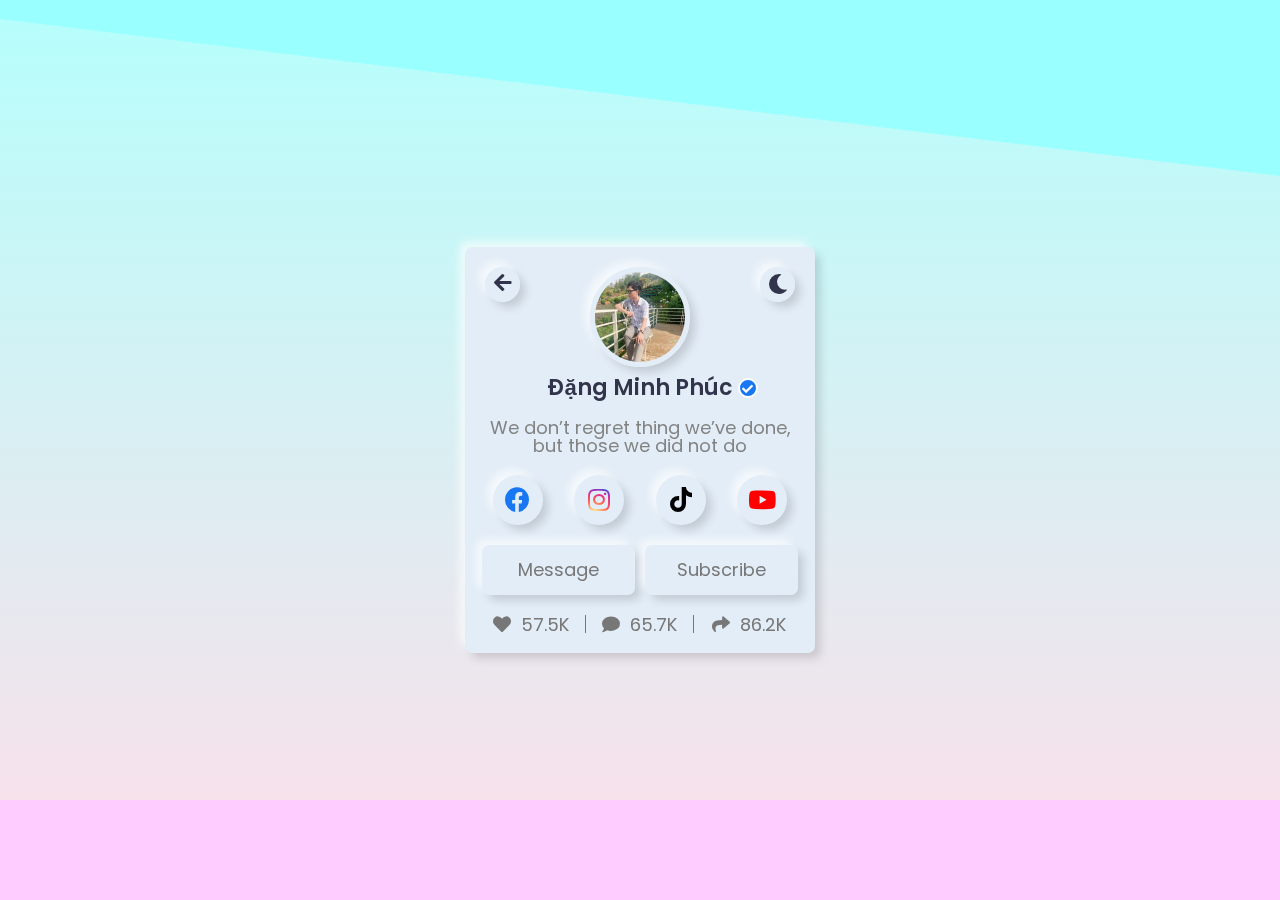
<file: index.html>
<!DOCTYPE html>
<html lang="en">
<head>
    <meta charset="UTF-8">
    <meta http-equiv="X-UA-Compatible" content="IE=edge">
    <meta name="viewport" content="width=device-width, initial-scale=1.0">
    <link rel="stylesheet" href="https://cdnjs.cloudflare.com/ajax/libs/font-awesome/5.15.3/css/all.min.css" />
    <link href="https://fonts.googleapis.com/css2?family=Poppins:wght@300;400;500;600;700;800&display=swap"
        rel="stylesheet">
        <link rel="stylesheet" href="1.css">
    <title>Đặng Minh Phúc</title>
</head>
<body>
    <div class="app">
        <section  id="accueil">
            <div class="triangle_rose"></div>
            <div class="triangle_vert"></div>
        <div class="card mg-10">
            <div class="card__title">
                <div class="card__title--img">
                    <img src="./avatar.jpg" alt="" srcset="">
                </div>
                <div class="card__title--name">
                    <h1> Đặng Minh Phúc </h1>
                    <div class="veri__check">
                        <i class="fas fa-check"></i>
                    </div>
                </div>
                <div class="card__title--description">
                    <p>We don’t regret thing we’ve done, but those we did not do</p>
                </div>
            </div>
            <div class="card__body mt-10">
                <div class="row">
                    <div class="col col-lg-3 mt-10">
                        <div class="card__item">
                            <a href="https://www.facebook.com/dang.minhphuc.16" target="_blank" class="card__link">
                                <div class="link__icon">
                                    <i class="fab fa-facebook"></i>
                                </div>
                            </a>
                        </div>
                    </div>
                    <div class="col col-lg-3 mt-10">
                        <div class="card__item">
                            <a href="https://www.instagram.com/vqcc2003/" target="_blank" class="card__link">
                                <div class="link__icon">
                                    <i class="fab fa-instagram"></i>
                                </div>
                            </a>
                        </div>
                    </div>
                    <div class="col col-lg-3 mt-10">
                        <div class="card__item">
                            <a href="https://www.tiktok.com/@mphuc4?lang=vi-VN" target="_blank" class="card__link">
                                <div class="link__icon">
                                    <i class="fab fa-tiktok"></i>
                                </div>
                            </a>
                        </div>
                    </div>
                    <div class="col col-lg-3 mt-10">
                        <div class="card__item">
                            <a href="https://www.youtube.com/channel/UC_j5T-htQZL81tTo4Y5ZE6g" target="_blank" class="card__link">
                                <div class="link__icon">
                                    <i class="fab fa-youtube" style="color: red;"></i>
                                </div>
                            </a>
                        </div>
                    </div>                       
                </div>
            </div>
            <div class="toggle toggle__back">
                <a href="https://github.com/Kirsephuc3"><i class="fas fa-arrow-left"></i></a>
            </div>
            <div class="toggle toggle__theme">
                <i class="fas fa-moon"></i>
            </div>
            <div class="button__list mt-10">
                <div class="row">
                    <div class="col col-lg-6 mt-10">
                        <a href="https://www.messenger.com/t/100011075959559" target="_blank">
                            <div class="button button__message ">
                                <span> Message </span>
                            </div>
                        </a>
                    </div>
                    <div class="col col-lg-6 mt-10">
                        <a href="https://www.facebook.com/dang.minhphuc.16" target="_blank">
                            <div class="button button__subscribe ">
                                <span> Subscribe </span>
                            </div>
                        </a>
                    </div>
                </div>
            </div>
            <div class="card__footer mt-10">
                <div class="footer__item">
                    <span>
                        <i class="fas fa-heart" id="heart" onclick="changeColor()"></i>
                        57.5K
                    </span>
                </div>
                <div class="footer__item">
                    <span>
                        <i class="fa fa-comment"></i>
                        65.7K
                    </span>
                </div>
                <div class="footer__item">
                    <span>
                        <i class="fa fa-share"></i>
                        86.2K
                    </span>
                </div>
            </div>
        </div>
    </section>
    </div>
    <script src="./script.js"></script>
</body>
</html>
</file>
<file: 1.css>
* {
    margin: 0;
    padding: 0;
    box-sizing: border-box;
    font-family: 'Poppins', sans-serif;
}
html {
    font-size: 62.5%;
    line-height: 1.625rem;
    height: 100%;
    scroll-behavior: smooth;
}

:root {
    --white-color: #fff;
    --bg-main: #e3edf7;
    --bg-dark: #303234;
    --primary-color: #31344b;
    --text-color: #777777;
    --text-color-dark: #B0B3B8;
    --blue-color: #1877f2;
    --blue-color-2: #e9f5ff;
    --outer-shadow: 6px 6px 10px -1px rgba(0, 0, 0, 0.15),
        -6px -6px 10px -1px rgba(255, 255, 255, 0.7);
    --outer-shadow-o: 6px 6px 10px -1px rgba(0, 0, 0, 0.15),
        -6px -6px 10px -1px rgba(255, 255, 255, 0.7), inset 6px 6px 10px -1px rgba(0, 0, 0, 0.15),
       inset -6px -6px 10px -1px rgba(255, 255, 255, 0.7)
       ;
    --outer-shadow-dark: 6px 6px 10px -1px rgba(0, 0, 0, 0.3),
        -6px -6px 10px -1px rgba(255, 255, 255, 0.1);
    --outer-shadow-dark-o: 6px 6px 10px -1px rgba(0, 0, 0, 0.3),
        -6px -6px 10px -1px rgba(255, 255, 255, 0.1), inset 6px 6px 10px -1px rgba(0, 0, 0, 0.3),
       inset -6px -6px 10px -1px rgba(255, 255, 255, 0.1);
    --icon-fb: #4267B2;
    --icon-insta: #FB3958;
    --icon-github: #333;
    --icon-youtube: #FF0000;
    --icon-tiktok: #000;
}

.app {
    width: 100%;
    height: 100vh;
    background-attachment: fixed;
    transition: all .3s linear;
    -moz-transition: all .3s linear;
    -webkit-transition: all .3s linear;
    -o-transition: all .3s linear;
}
.app.dark {
    background: var(--bg-dark);
}

.card {
    position: fixed;
    max-width: 350px;
    height: fit-content;
    display: flex;
    margin: auto;
    top: 0;
    bottom: 0;
    left: 0;
    right: 0;
    padding: 20px 12px;
    align-items: center;
    flex-direction: column;
    justify-content: center;
    background: var(--white-color);
    border-radius: 7px;
    background: var(--bg-main);
    /* background: radial-gradient(circle, rgba(238,174,202,1) 0%, rgba(148,187,233,1) 100%); */
    box-shadow: var(--outer-shadow);
    transition: all .3s linear;
    -moz-transition: all .3s linear;
    -webkit-transition: all .3s linear;
    -o-transition: all .3s linear;
}

.app.dark .card::after {
    transform: scale(1.01);
    border-radius: 7px;
}
.app.dark .card {
    background: var(--bg-dark);
    box-shadow: var(--outer-shadow-dark);
}
.card__title {
    display: flex;
    flex-direction: column;
    align-items: center;
    justify-content: center;
}
.card__title--img {
    width: 100px;
    height: 100px;
    border-radius: 50%;
    box-shadow: var(--outer-shadow);
    border: 5px solid var(--bg-main);
    transition: all .3s linear;
    -moz-transition: all .3s linear;
    -webkit-transition: all .3s linear;
    -o-transition: all .3s linear;
}

.app.dark .card__title--img {
    border: 5px solid var(--bg-dark);
    box-shadow: var(--outer-shadow-dark);
}
.card__title--img img {
    width: 100%;
    height: 100%;
    border-radius: 50%;
    object-fit: cover;
}
.card__title--name {
    position: relative;
    display: flex;
    flex-wrap: wrap;
    align-items: center;
    margin-top: 10px;
}
.card__title--name h1 {
    position: relative;
    color: var(--primary-color);
    font-size: 2.2rem;
    font-weight: 600;
    line-height: 2.2rem;
    text-align: center;
    
}
.app.dark .card__title--name h1 {
    color: var(--white-color);
}
.card__title--name .veri__check {
    position: absolute;
    width: 20px;
    height: 20px;
    left: 100%;
    top: 0;
    bottom: 0;
    margin: auto;
    color: var(--white-color);
    background: var(--blue-color);
    border: 2px solid var(--white-color);
    text-align: center;
    border-radius: 50%;
    margin-left: 5px;
    cursor: pointer;
}
.veri__check .fas {
    line-height: 18px;
    font-size: 1.1rem;
}
.card__title--description {
    position: relative;
    display: flex;
    justify-content: center;
    align-items: center;
    margin-top: 20px;
    font-family: 'Playfair Display', serif;
}

.card__title--description p {
    position: relative;
    text-align: center;
    font-size: 1.8rem;
    font-weight: 400;
    color: #828382;
    line-height: 1.8rem;
}

.app.dark .card__title--description p {
    color: var(--text-color-dark);
}
.mt-10 {
    margin-top: 10px;
}
.mb-10 {
    margin-bottom: 10px;
}

.card__body {
    width: 100%;
    display: flex;
    align-items: center;
    justify-content: center;
}

.row {
    width: 100%;
    display: flex;
    flex-wrap: wrap;
    margin-left: -5px;
    margin-right: -5px;
    justify-content: center;
}
.col {
    width: 100%;
    position: relative;
    padding-left: 5px;
    padding-right: 5px;
}
.col-lg-3 {
    display: flex;
    justify-content: center;
    flex: 0 0 25%;
    max-width: 25%;
}
.card__item {
    position: relative;
    display: flex;
    justify-content: center;
    align-items: center;
    border: 2px solid var(--bg-main);
    width: 50px;
    height: 50px;
    background: var(--bg-main);
    box-shadow: var(--outer-shadow);
    border-radius: 50%;
    transition: all .3s ease 0s;
    -moz-transition: all .3s ease 0s;
    -webkit-transition: all .3s ease 0s;
    -o-transition: all .3s ease 0s;
    overflow: hidden;
    cursor: pointer;
}

.app.dark .card__item {
    background: var(--bg-dark);
    box-shadow: var(--outer-shadow-dark);
    border: 2px solid var(--bg-dark);
}

.card__item:hover {
    box-shadow: var(--outer-shadow-dark-o);
}



.app.dark .card__item:hover {
    box-shadow: var(--outer-shadow-dark-o);
}

.card__link {
    position: relative;
    text-decoration: none;
}

.link__icon {
    position: relative;
    display: flex;
    align-items: center;
    justify-content: center;
    width: 100%;
    height: 100%;
    color: var(--blue-color);

}

.link__icon .fab {
    font-size: 2.5rem;
}
.link__icon .fa-github {
    color: var(--icon-github);
}
.app.dark .link__icon .fa-tiktok,
.app.dark .link__icon .fa-github {
    color: var(--bg-main);
}

.link__icon .fa-instagram {
    background: radial-gradient(circle at 30% 107%, #fdf497 0%, #fdf497 5%, #fd5949 45%,#d6249f 70%,#285AEB 90%);
    -webkit-background-clip: text;
    -webkit-text-fill-color: transparent;
}
.link__icon .fa-tiktok {
    color: var(--icon-tiktok);
}

.toggle {
    position: absolute;
    display: flex;
    align-items: center;
    justify-content: center;
    content: "";
    width: 35px;
    height: 35px;
    top: 20px;
    border-radius: 50%;
    color: var(--primary-color);
    box-shadow: var(--outer-shadow);
    border: 2px solid var(--bg-main);
    cursor: pointer;
    transition: all .3s linear;
    -moz-transition: all .3s linear;
    -webkit-transition: all .3s linear;
    -o-transition: all .3s linear;
}
.toggle__theme {
    right: 20px;
}

.app.dark .toggle {
    color: var(--bg-main);
    border: 2px solid var(--bg-dark);
}
.toggle__theme:hover, .toggle__back:hover {
    box-shadow: var(--outer-shadow-o);
}

.app.dark .toggle__theme, .app.dark .toggle__back {
    box-shadow: var(--outer-shadow-dark);
}

.app.dark .toggle__theme:hover,
.app.dark .toggle__back:hover {
    box-shadow: var(--outer-shadow-dark-o);
}

.toggle__theme .fas,
.toggle__back .fas {
    font-size: 2rem;
}
.toggle__back {
    left: 20px;
}

.button__list {
    position: relative;
    width: 100%;
    display: flex;
    align-items: center;
    justify-content: center;
    flex-wrap: wrap;
}
.button {
    position: relative;
    display: flex;
    align-items: center;
    justify-content: center;
    padding: 15px 20px;
    text-align: center;
    background: var(--bg-main);
    box-shadow: var(--outer-shadow);
    color: var(--text-color);
    border: 2px solid var(--bg-main);
    font-size: 1.8rem;
    font-weight: 400;
    border-radius: 7px;
    transition: all .3s linear;
    -moz-transition: all .3s linear;
    -webkit-transition: all .3s linear;
    -o-transition: all .3s linear;
    cursor: pointer;
}

.app.dark .button {
    background: var(--bg-dark);
    box-shadow: var(--outer-shadow-dark);
    color: var(--text-color-dark);
    border: 2px solid var(--bg-dark);
}
.button:hover {
    box-shadow: var(--outer-shadow-o);
    color: var(--blue-color) !important;
}
.app.dark .button:hover {
    box-shadow: var(--outer-shadow-dark-o);
}
.col-lg-6 {
    flex: 0 0 50%;
    max-width: 50%;
}

.card__footer {
    position: relative;
    display: flex;
    flex-direction: row;
    align-content: center;
    justify-content: center;
    width: 100%;
}
.card__footer .footer__item {
    flex: 0 0 33.33333%;
    max-width: 33.33333%;
    display: flex;
    align-content: center;
    justify-content: center;
    margin-top: 10px;
    cursor: pointer;
    
}
.card__footer .footer__item:nth-child(1), 
.card__footer .footer__item:nth-child(2) {
    border-right: 1.5px solid var(--text-color);
}
.footer__item span {
    font-size: 1.8rem;
    color: var(--text-color);
    transition: all .4s ease;
    -moz-transition: all .3s ease;
    -webkit-transition: all .3s ease;
    -o-transition: all .3s ease;
}
.app.dark .footer__item span {
    color: var(--text-color-dark);
}
.card__footer .footer__item:nth-child(1):hover span {
    color: red;
}
.card__footer .footer__item:nth-child(3):hover span {
    color: var(--blue-color);
}
.card__footer .footer__item:nth-child(2):hover span {
    color: #b3d9ff;
}

.footer__item span .fa, 
.footer__item span .fas {
    margin-right: 5px;
}
@media screen and (max-width: 370px) {
    .mg-10 {
    margin: auto 10px;
    }

}
a 
{ 
    text-decoration: none;
    color: inherit; 
}

  section#accueil {
     background-image: linear-gradient(0deg, #FFDEE9 0%, #B5FFFC 100%);
      position: relative;
      width: 100%;
      height: 100vh;
      overflow: hidden;
  }
  
    .triangle_vert {
          position: absolute;
          bottom: 0;
          left: 0;
          margin-left: -100px;
          margin-bottom: -200px;
  
          background: #ffccff;
          width: 120%;
          height: 300px;
  
          -webkit-animation: triangle_v 20s infinite cubic-bezier(.14,.36,.59,.9);
          -ms-animation: triangle_v 20s infinite cubic-bezier(.14,.36,.59,.9);
          animation: triangle_v 20s infinite cubic-bezier(.14,.36,.59,.9);
      }
  
      @-webkit-keyframes triangle_v {
          0% {	
              -webkit-transform: rotate(5deg) rotateZ(0deg) translate3d(2%,5%,0) rotateZ(0deg);
              -ms-transform: rotate(5deg) rotateZ(0deg) translate3d(2%,5%,0) rotateZ(0deg);
              transform: rotate(5deg) rotateZ(0deg) translate3d(2%,5%,0) rotateZ(0deg);
          }
  
          25% {
              -webkit-transform: rotate(7deg) rotateZ(90deg) translate3d(2%,5%,0) rotateZ(-90deg);
              -ms-transform: rotate(7deg) rotateZ(90deg) translate3d(2%,5%,0) rotateZ(-90deg);
              transform: rotate(7deg) rotateZ(90deg) translate3d(2%,5%,0) rotateZ(-90deg);
          }
  
          50% {	
              -webkit-transform: rotate(4deg) rotateZ(180deg) translate3d(2%,5%,0) rotateZ(-180deg);
              -ms-transform: rotate(4deg) rotateZ(180deg) translate3d(2%,5%,0) rotateZ(-180deg);
              transform: rotate(4deg) rotateZ(180deg) translate3d(2%,5%,0) rotateZ(-180deg);
          }
  
          75% {	
              -webkit-transform: rotate(2deg) rotateZ(270deg) translate3d(2%,5%,0) rotateZ(-270deg);
              -ms-transform: rotate(2deg) rotateZ(270deg) translate3d(2%,5%,0) rotateZ(-270deg);
              transform: rotate(2deg) rotateZ(270deg) translate3d(2%,5%,0) rotateZ(-270deg);
                }
  
          100% {	
              -webkit-transform: rotate(5deg) rotateZ(360deg) translate3d(2%,5%,0) rotateZ(-360deg);
              -ms-transform: rotate(5deg) rotateZ(360deg) translate3d(2%,5%,0) rotateZ(-360deg);
              transform: rotate(5deg) rotateZ(360deg) translate3d(2%,5%,0) rotateZ(-360deg);
          }
      }
  
  
              @-ms-keyframes triangle_v {
                  0% {	
                      -webkit-transform: rotate(5deg) rotateZ(0deg) translate3d(2%,5%,0) rotateZ(0deg);
                      -ms-transform: rotate(5deg) rotateZ(0deg) translate3d(2%,5%,0) rotateZ(0deg);
                      transform: rotate(5deg) rotateZ(0deg) translate3d(2%,5%,0) rotateZ(0deg);
                  }
  
                  25% {
                      -webkit-transform: rotate(8deg) rotateZ(90deg) translate3d(2%,5%,0) rotateZ(-90deg);
                      -ms-transform: rotate(8deg) rotateZ(90deg) translate3d(2%,5%,0) rotateZ(-90deg);
                      transform: rotate(8deg) rotateZ(90deg) translate3d(2%,5%,0) rotateZ(-90deg);
                  }
  
                  50% {	
                      -webkit-transform: rotate(4deg) rotateZ(180deg) translate3d(2%,5%,0) rotateZ(-180deg);
                      -ms-transform: rotate(4deg) rotateZ(180deg) translate3d(2%,5%,0) rotateZ(-180deg);
                      transform: rotate(4deg) rotateZ(180deg) translate3d(2%,5%,0) rotateZ(-180deg);
                  }
  
                  75% {	
                      -webkit-transform: rotate(2deg) rotateZ(270deg) translate3d(2%,5%,0) rotateZ(-270deg);
                      -ms-transform: rotate(2deg) rotateZ(270deg) translate3d(2%,5%,0) rotateZ(-270deg);
                      transform: rotate(2deg) rotateZ(270deg) translate3d(2%,5%,0) rotateZ(-270deg);
                        }
  
                  100% {	
                      -webkit-transform: rotate(5deg) rotateZ(360deg) translate3d(2%,5%,0) rotateZ(-360deg);
                      -ms-transform: rotate(5deg) rotateZ(360deg) translate3d(2%,5%,0) rotateZ(-360deg);
                      transform: rotate(5deg) rotateZ(360deg) translate3d(2%,5%,0) rotateZ(-360deg);
                  }
              }
  
                      @keyframes triangle_v {
                          0% {	
                              -webkit-transform: rotate(5deg) rotateZ(0deg) translate3d(2%,5%,0) rotateZ(0deg);
                              -ms-transform: rotate(5deg) rotateZ(0deg) translate3d(2%,5%,0) rotateZ(0deg);
                              transform: rotate(5deg) rotateZ(0deg) translate3d(2%,5%,0) rotateZ(0deg);
                          }
  
                          25% {
                              -webkit-transform: rotate(8deg) rotateZ(90deg) translate3d(2%,5%,0) rotateZ(-90deg);
                              -ms-transform: rotate(8deg) rotateZ(90deg) translate3d(2%,5%,0) rotateZ(-90deg);
                              transform: rotate(8deg) rotateZ(90deg) translate3d(2%,5%,0) rotateZ(-90deg);
                          }
  
                          50% {	
                              -webkit-transform: rotate(4deg) rotateZ(180deg) translate3d(2%,5%,0) rotateZ(-180deg);
                              -ms-transform: rotate(4deg) rotateZ(180deg) translate3d(2%,5%,0) rotateZ(-180deg);
                              transform: rotate(4deg) rotateZ(180deg) translate3d(2%,5%,0) rotateZ(-180deg);
                          }
  
                          75% {	
                              -webkit-transform: rotate(2deg) rotateZ(270deg) translate3d(2%,5%,0) rotateZ(-270deg);
                              -ms-transform: rotate(2deg) rotateZ(270deg) translate3d(2%,5%,0) rotateZ(-270deg);
                              transform: rotate(2deg) rotateZ(270deg) translate3d(2%,5%,0) rotateZ(-270deg);
                                }
  
                          100% {	
                              -webkit-transform: rotate(5deg) rotateZ(360deg) translate3d(2%,5%,0) rotateZ(-360deg);
                              -ms-transform: rotate(5deg) rotateZ(360deg) translate3d(2%,5%,0) rotateZ(-360deg);
                              transform: rotate(5deg) rotateZ(360deg) translate3d(2%,5%,0) rotateZ(-360deg);
                          }
                      }
  
  
      .triangle_rose {
          position: absolute;
          top: 0;
          left: 0;
          margin-left: -100px;
          margin-top: -150px;
  
          background: 	#99ffff;
          width: 120%;
          height: 250px;
  
          transform: rotate(7deg);
          -webkit-transform: rotate(7deg);
          -ms-transform: rotate(7deg);
  
          -webkit-animation: triangle_r 20s infinite cubic-bezier(.14,.36,.59,.9);
          -ms-animation: triangle_r 20s infinite cubic-bezier(.14,.36,.59,.9);
          animation: triangle_r 20s infinite cubic-bezier(.14,.36,.59,.9);
      }
  
  
      @-webkit-keyframes triangle_r {
          0%   {	
              -webkit-transform: rotate(7deg) rotateZ(0deg) translate3d(2%,5%,0) rotateZ(0deg);
              -ms-transform: rotate(7deg) rotateZ(0deg) translate3d(2%,5%,0) rotateZ(0deg);
              transform: rotate(7deg) rotateZ(0deg) translate3d(2%,5%,0) rotateZ(0deg);
          }
  
          25% {
              -webkit-transform: rotate(3deg) rotateZ(90deg) translate3d(2%,5%,0) rotateZ(-90deg);
              -ms-transform: rotate(3deg) rotateZ(90deg) translate3d(2%,5%,0) rotateZ(-90deg);
              transform: rotate(3deg) rotateZ(90deg) translate3d(2%,5%,0) rotateZ(-90deg);
          }
  
          50% {	
              -webkit-transform: rotate(6deg) rotateZ(180deg) translate3d(2%,5%,0) rotateZ(-180deg);
              -ms-transform: rotate(6deg) rotateZ(180deg) translate3d(2%,5%,0) rotateZ(-180deg);
              transform: rotate(6deg) rotateZ(180deg) translate3d(2%,5%,0) rotateZ(-180deg);
          }
  
          75% {	
              -webkit-transform: rotate(9deg) rotateZ(270deg) translate3d(2%,5%,0) rotateZ(-270deg);
              -ms-transform: rotate(9deg) rotateZ(270deg) translate3d(2%,5%,0) rotateZ(-270deg);
              transform: rotate(9deg) rotateZ(270deg) translate3d(2%,5%,0) rotateZ(-270deg);
          }
  
          100% {	
              -webkit-transform: rotate(7deg) rotateZ(360deg) translate3d(2%,5%,0) rotateZ(-360deg);
              -ms-transform: rotate(7deg) rotateZ(360deg) translate3d(2%,5%,0) rotateZ(-360deg);
              transform: rotate(7deg) rotateZ(360deg) translate3d(2%,5%,0) rotateZ(-360deg);
          }
      }
  
              @-ms-keyframes triangle_r {
                  0%   {	
                      -webkit-transform: rotate(7deg) rotateZ(0deg) translate3d(2%,5%,0) rotateZ(0deg);
                      -ms-transform: rotate(7deg) rotateZ(0deg) translate3d(2%,5%,0) rotateZ(0deg);
                      transform: rotate(7deg) rotateZ(0deg) translate3d(2%,5%,0) rotateZ(0deg);
                  }
  
                  25% {
                      -webkit-transform: rotate(3deg) rotateZ(90deg) translate3d(2%,5%,0) rotateZ(-90deg);
                      -ms-transform: rotate(3deg) rotateZ(90deg) translate3d(2%,5%,0) rotateZ(-90deg);
                      transform: rotate(3deg) rotateZ(90deg) translate3d(2%,5%,0) rotateZ(-90deg);
                  }
  
                  50% {	
                      -webkit-transform: rotate(6deg) rotateZ(180deg) translate3d(2%,5%,0) rotateZ(-180deg);
                      -ms-transform: rotate(6deg) rotateZ(180deg) translate3d(2%,5%,0) rotateZ(-180deg);
                      transform: rotate(6deg) rotateZ(180deg) translate3d(2%,5%,0) rotateZ(-180deg);
                  }
  
                  75% {	
                      -webkit-transform: rotate(9deg) rotateZ(270deg) translate3d(2%,5%,0) rotateZ(-270deg);
                      -ms-transform: rotate(9deg) rotateZ(270deg) translate3d(2%,5%,0) rotateZ(-270deg);
                      transform: rotate(9deg) rotateZ(270deg) translate3d(2%,5%,0) rotateZ(-270deg);
                  }
  
                  100% {	
                      -webkit-transform: rotate(7deg) rotateZ(360deg) translate3d(2%,5%,0) rotateZ(-360deg);
                      -ms-transform: rotate(7deg) rotateZ(360deg) translate3d(2%,5%,0) rotateZ(-360deg);
                      transform: rotate(7deg) rotateZ(360deg) translate3d(2%,5%,0) rotateZ(-360deg);
                  }
              }
  
                      @keyframes triangle_r {
                          0%   {	
                              -webkit-transform: rotate(7deg) rotateZ(0deg) translate3d(2%,5%,0) rotateZ(0deg);
                              -ms-transform: rotate(7deg) rotateZ(0deg) translate3d(2%,5%,0) rotateZ(0deg);
                              transform: rotate(7deg) rotateZ(0deg) translate3d(2%,5%,0) rotateZ(0deg);
                          }
  
                          25% {
                              -webkit-transform: rotate(3deg) rotateZ(90deg) translate3d(2%,5%,0) rotateZ(-90deg);
                              -ms-transform: rotate(3deg) rotateZ(90deg) translate3d(2%,5%,0) rotateZ(-90deg);
                              transform: rotate(3deg) rotateZ(90deg) translate3d(2%,5%,0) rotateZ(-90deg);
                          }
  
                          50% {	
                              -webkit-transform: rotate(6deg) rotateZ(180deg) translate3d(2%,5%,0) rotateZ(-180deg);
                              -ms-transform: rotate(6deg) rotateZ(180deg) translate3d(2%,5%,0) rotateZ(-180deg);
                              transform: rotate(6deg) rotateZ(180deg) translate3d(2%,5%,0) rotateZ(-180deg);
                          }
  
                          75% {	
                              -webkit-transform: rotate(9deg) rotateZ(270deg) translate3d(2%,5%,0) rotateZ(-270deg);
                              -ms-transform: rotate(9deg) rotateZ(270deg) translate3d(2%,5%,0) rotateZ(-270deg);
                              transform: rotate(9deg) rotateZ(270deg) translate3d(2%,5%,0) rotateZ(-270deg);
                          }
  
                          100% {	
                              -webkit-transform: rotate(7deg) rotateZ(360deg) translate3d(2%,5%,0) rotateZ(-360deg);
                              -ms-transform: rotate(7deg) rotateZ(360deg) translate3d(2%,5%,0) rotateZ(-360deg);
                              transform: rotate(7deg) rotateZ(360deg) translate3d(2%,5%,0) rotateZ(-360deg);
                          }
                        }
</file>
